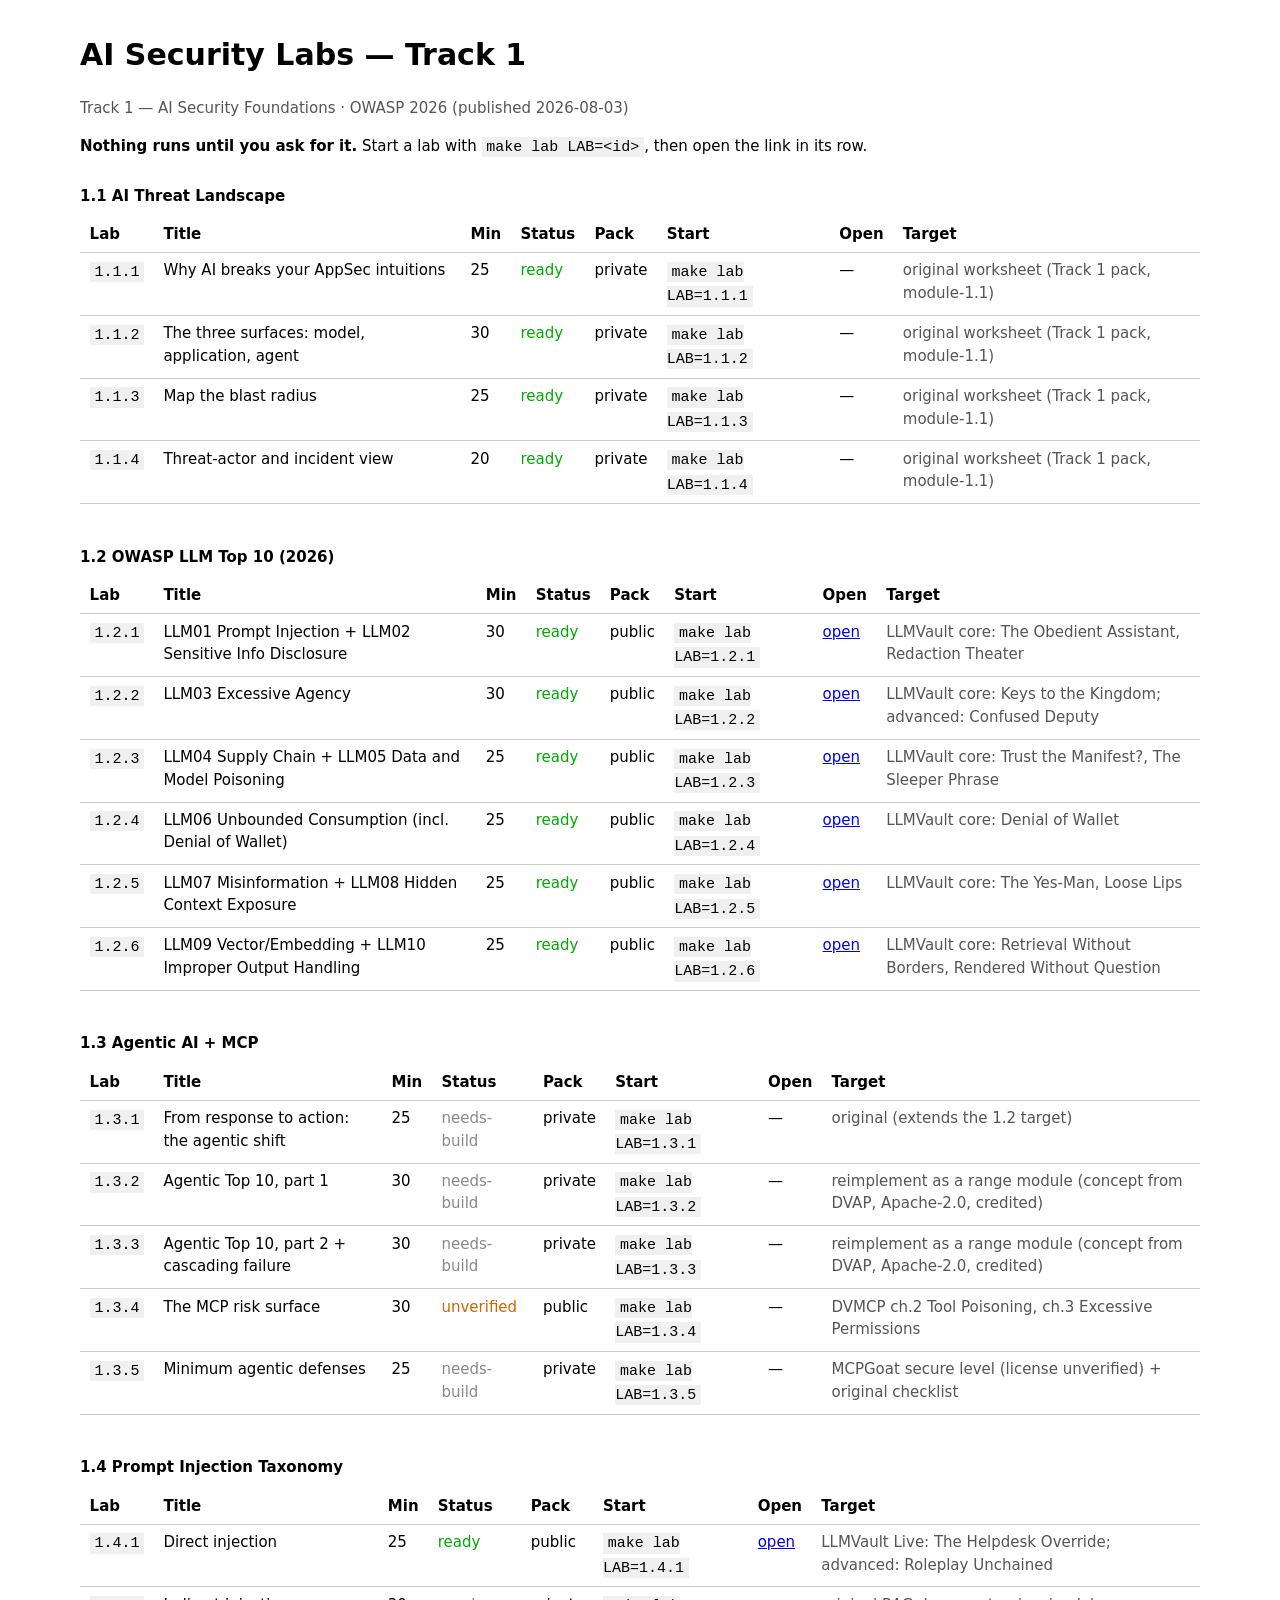
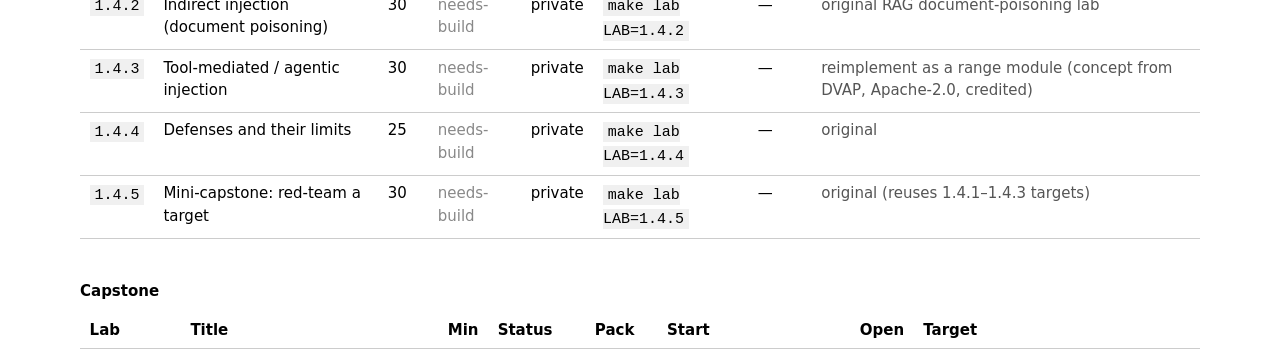
<file: catalog/index.html>
<!doctype html>
<meta charset="utf-8">
<meta name="viewport" content="width=device-width, initial-scale=1">
<title>AI Security Labs — Track 1</title>
<style>
  body { font: 15px/1.5 system-ui, sans-serif; max-width: 70rem; margin: 2rem auto; padding: 0 1rem; }
  table { border-collapse: collapse; width: 100%; margin: 1rem 0 2rem; }
  th, td { border-bottom: 1px solid #ccc; padding: .4rem .6rem; text-align: left; vertical-align: top; }
  th { font-weight: 600; }
  code { background: #f0f0f0; padding: .1rem .3rem; }
  .ready { color: #0a0; } .needs-build { color: #888; } .unverified { color: #c60; }
  caption { text-align: left; font-weight: 600; padding: .6rem 0; }
  .meta { color: #555; }
</style>
<h1>AI Security Labs — Track 1</h1>
<p class="meta" id="meta"></p>
<p><strong>Nothing runs until you ask for it.</strong> Start a lab with
<code>make lab LAB=&lt;id&gt;</code>, then open the link in its row.</p>
<div id="out">Loading labs.json…</div>
<script>
fetch('labs.json').then(r => r.json()).then(d => {
  document.getElementById('meta').textContent =
    d.track + ' · OWASP ' + d.owasp_edition;
  const byModule = {};
  for (const l of d.labs) (byModule[l.module] ||= []).push(l);
  const esc = s => String(s ?? '').replace(/[&<>]/g, c => ({'&':'&amp;','<':'&lt;','>':'&gt;'}[c]));
  let html = '';
  for (const [mod, labs] of Object.entries(byModule)) {
    html += '<table><caption>' + esc(mod) + '</caption><tr>' +
      '<th>Lab</th><th>Title</th><th>Min</th><th>Status</th><th>Pack</th><th>Start</th><th>Open</th><th>Target</th></tr>';
    for (const l of labs) {
      html += '<tr>' +
        '<td><code>' + esc(l.id) + '</code></td>' +
        '<td>' + esc(l.title) + '</td>' +
        '<td>' + esc(l.minutes) + '</td>' +
        '<td class="' + esc(l.status) + '">' + esc(l.status) + '</td>' +
        '<td>' + esc(l.pack || 'public') + '</td>' +
        '<td><code>make lab LAB=' + esc(l.id) + '</code></td>' +
        '<td>' + (l.url ? '<a href="' + esc(l.url) + '">open</a>' : '—') + '</td>' +
        '<td class="meta">' + esc(l.source) + '</td>' +
        '</tr>';
    }
    html += '</table>';
  }
  document.getElementById('out').innerHTML = html;
}).catch(e => {
  document.getElementById('out').textContent = 'Could not load labs.json: ' + e;
});
</script>
</file>
